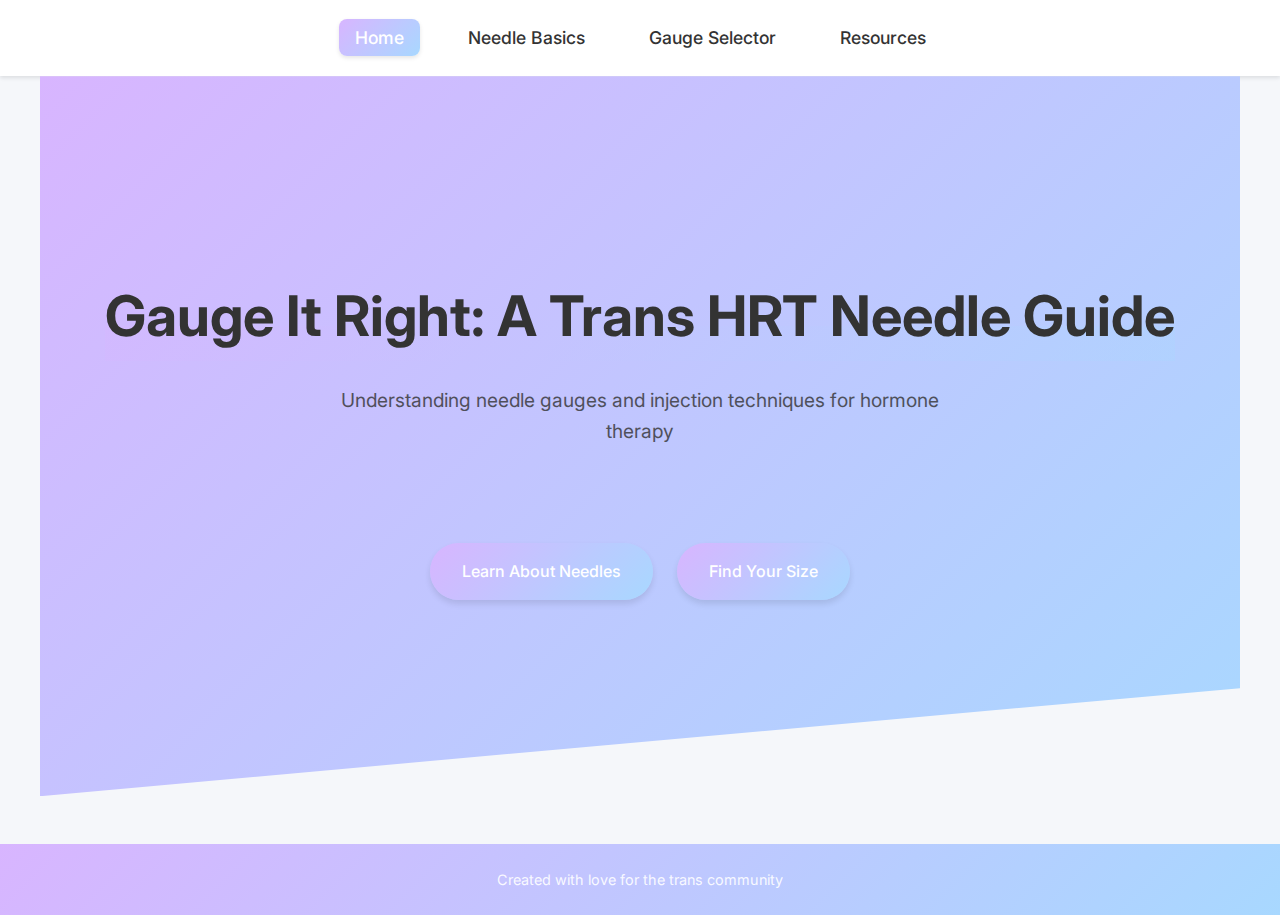
<file: index.html>
<!DOCTYPE html>
<html lang="en">
<head>
    <meta charset="UTF-8">
    <meta name="viewport" content="width=device-width, initial-scale=1.0">
    <title>Gauge It Right: A Trans HRT Needle Guide</title>
    <link rel="stylesheet" href="css/styles.css">
    <meta name="description" content="Educational resource for understanding needle gauges and injection techniques for HRT">
    <meta name="keywords" content="HRT, needle gauge, transgender healthcare, injection guide">
    <meta property="og:title" content="Gauge It Right: A Trans HRT Needle Guide">
    <meta property="og:description" content="Educational resource for understanding needle gauges and injection techniques for HRT">
    <meta property="og:type" content="website">
    <meta name="twitter:card" content="summary">
</head>
<body>
    <header>
        <nav>
            <button class="mobile-menu-toggle" aria-label="Toggle menu">
                <span></span>
                <span></span>
                <span></span>
            </button>
            <ul>
                <li><a href="index.html" class="active">Home</a></li>
                <li><a href="pages/needle-basics.html">Needle Basics</a></li>
                <li><a href="pages/gauge-selector.html">Gauge Selector</a></li>
                <li><a href="pages/resources.html">Resources</a></li>
            </ul>
        </nav>
    </header>

    <main>
        <section id="home">
            <h1>Gauge It Right: A Trans HRT Needle Guide</h1>
            <p>Understanding needle gauges and injection techniques for hormone therapy</p>
            <div class="cta-buttons">
                <a href="pages/needle-basics.html" class="btn">Learn About Needles</a>
                <a href="pages/gauge-selector.html" class="btn">Find Your Size</a>
            </div>
        </section>
    </main>

    <footer>
        <p>Created with love for the trans community</p>
    </footer>

    <script type="module" src="js/main.js"></script>
</body>
</html>
</file>
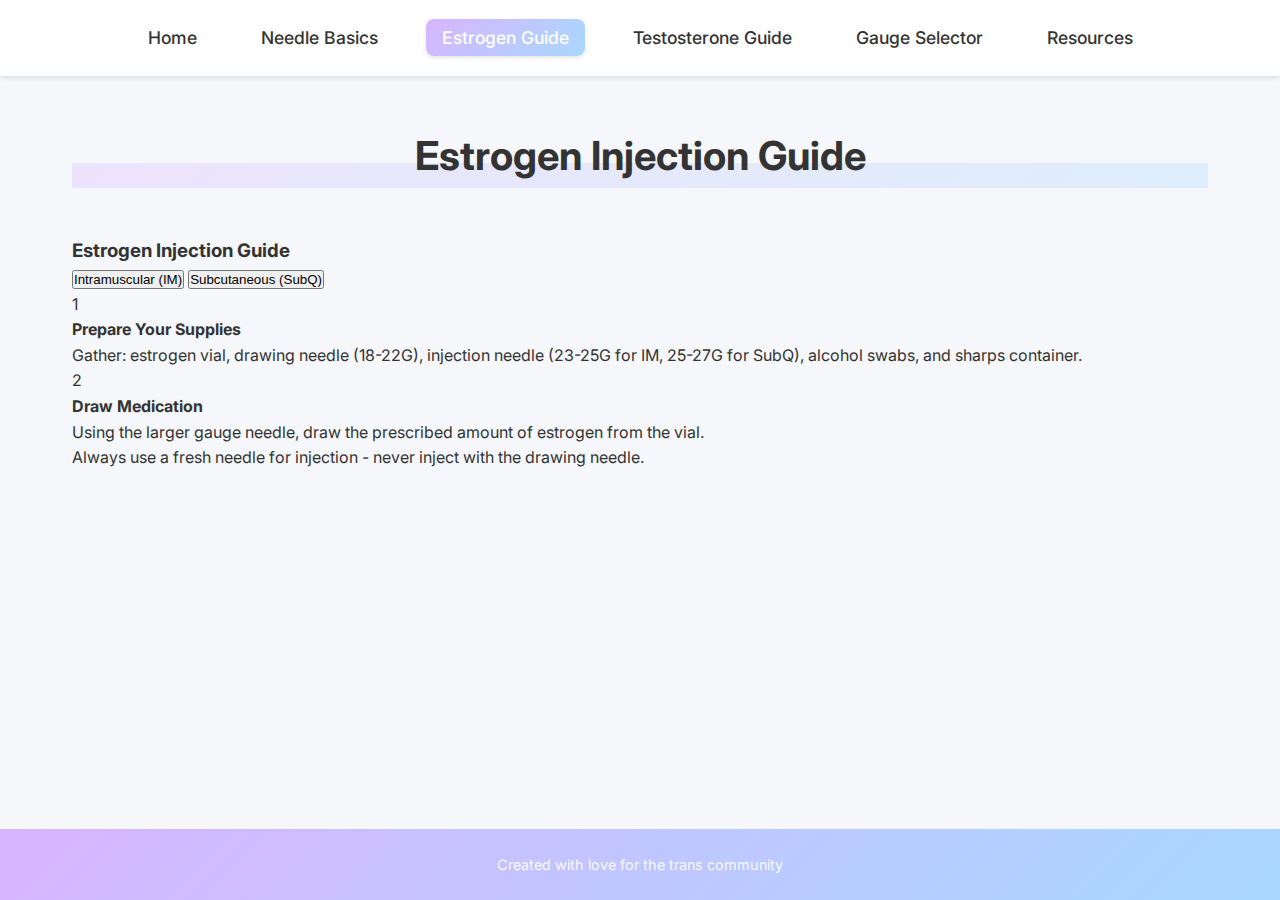
<file: pages/estrogen-guide.html>
<!DOCTYPE html>
<html lang="en">
<head>
    <meta charset="UTF-8">
    <meta name="viewport" content="width=device-width, initial-scale=1.0">
    <title>Estrogen Injection Guide - Gauge It Right</title>
    <link rel="stylesheet" href="../css/styles.css">
</head>
<body>
    <header>
        <nav>
            <ul>
                <li><a href="../index.html">Home</a></li>
                <li><a href="needle-basics.html">Needle Basics</a></li>
                <li><a href="estrogen-guide.html" class="active">Estrogen Guide</a></li>
                <li><a href="testosterone-guide.html">Testosterone Guide</a></li>
                <li><a href="gauge-selector.html">Gauge Selector</a></li>
                <li><a href="resources.html">Resources</a></li>
            </ul>
        </nav>
    </header>

    <main>
        <div class="content-container">
            <h1>Estrogen Injection Guide</h1>
            <div id="estrogen-guide"></div>
        </div>
    </main>

    <footer>
        <p>Created with love for the trans community</p>
    </footer>

    <script type="module" src="../js/pages/estrogen-guide.js"></script>
    <script type="module" src="../js/main.js"></script>
</body>
</html>
</file>
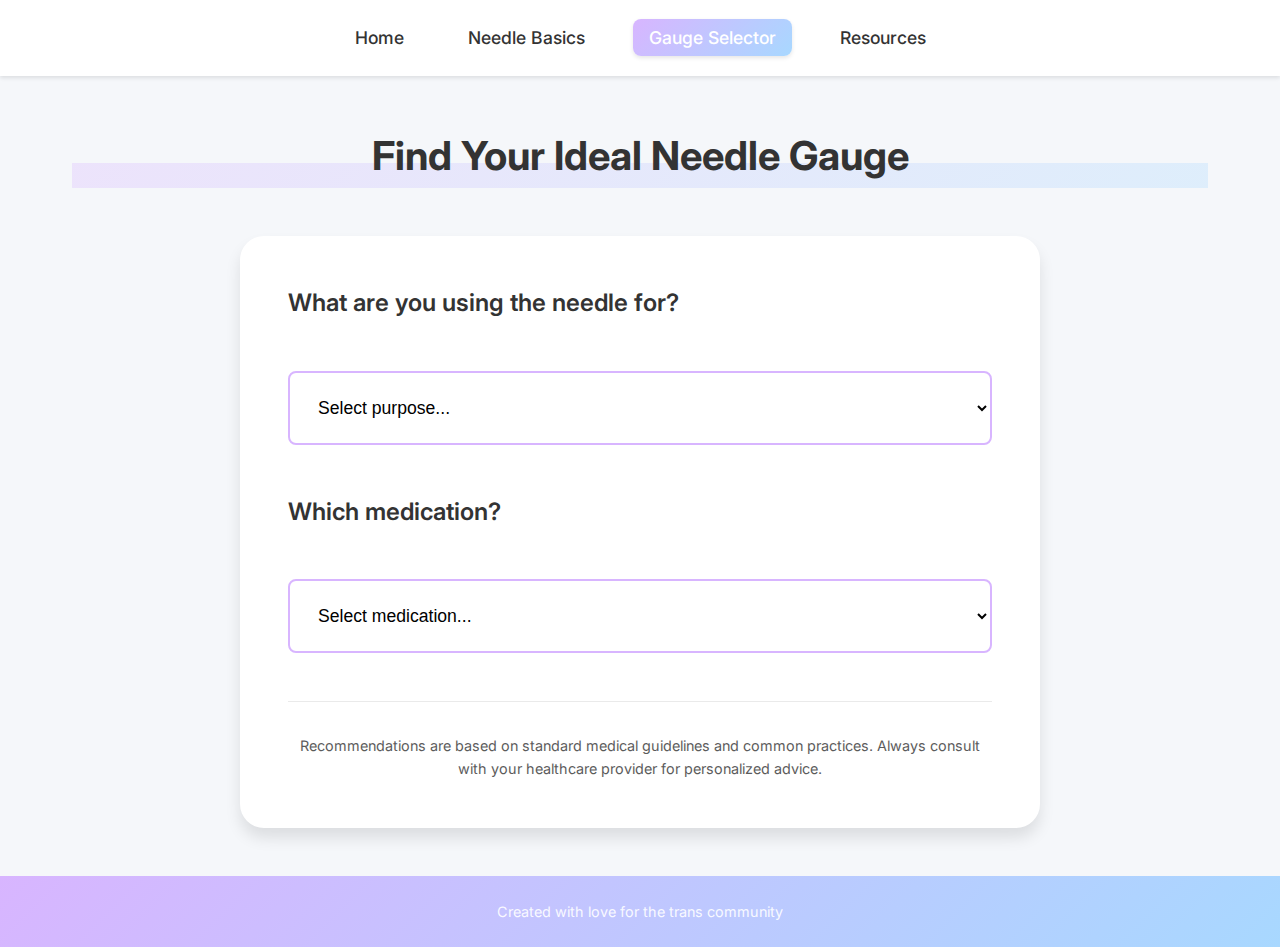
<file: pages/gauge-selector.html>
<!DOCTYPE html>
<html lang="en">
<head>
    <meta charset="UTF-8">
    <meta name="viewport" content="width=device-width, initial-scale=1.0">
    <title>Gauge Selector - Gauge It Right</title>
    <link rel="stylesheet" href="../css/styles.css">
</head>
<body>
    <header>
        <nav>
            <button class="mobile-menu-toggle" aria-label="Toggle menu">
                <span></span>
                <span></span>
                <span></span>
            </button>
            <ul>
                <li><a href="../index.html">Home</a></li>
                <li><a href="needle-basics.html">Needle Basics</a></li>
                <li><a href="gauge-selector.html" class="active">Gauge Selector</a></li>
                <li><a href="resources.html">Resources</a></li>
            </ul>
        </nav>
    </header>

    <main>
        <div class="content-container">
            <h1>Find Your Ideal Needle Gauge</h1>
            <div class="selector-container">
                <div class="selector-form">
                    <div class="form-group">
                        <h2>What are you using the needle for?</h2>
                        <select id="needleUse">
                            <option value="">Select purpose...</option>
                            <option value="drawing">Drawing medication</option>
                            <option value="injecting-im">Injecting (Intramuscular)</option>
                            <option value="injecting-subq">Injecting (Subcutaneous)</option>
                        </select>
                    </div>

                    <div class="form-group">
                        <h2>Which medication?</h2>
                        <select id="medicationType">
                            <option value="">Select medication...</option>
                            <option value="estrogen">Estrogen</option>
                            <option value="testosterone">Testosterone</option>
                        </select>
                    </div>
                </div>
                
                <div id="recommendation-result"></div>
                
                <div class="selector-info">
                    <p>Recommendations are based on standard medical guidelines and common practices. Always consult with your healthcare provider for personalized advice.</p>
                </div>
            </div>
        </div>
    </main>

    <footer>
        <p>Created with love for the trans community</p>
    </footer>

    <script type="module" src="../js/pages/gauge-selector.js"></script>
    <script type="module" src="../js/main.js"></script>
    
</body>
</html>
</file>
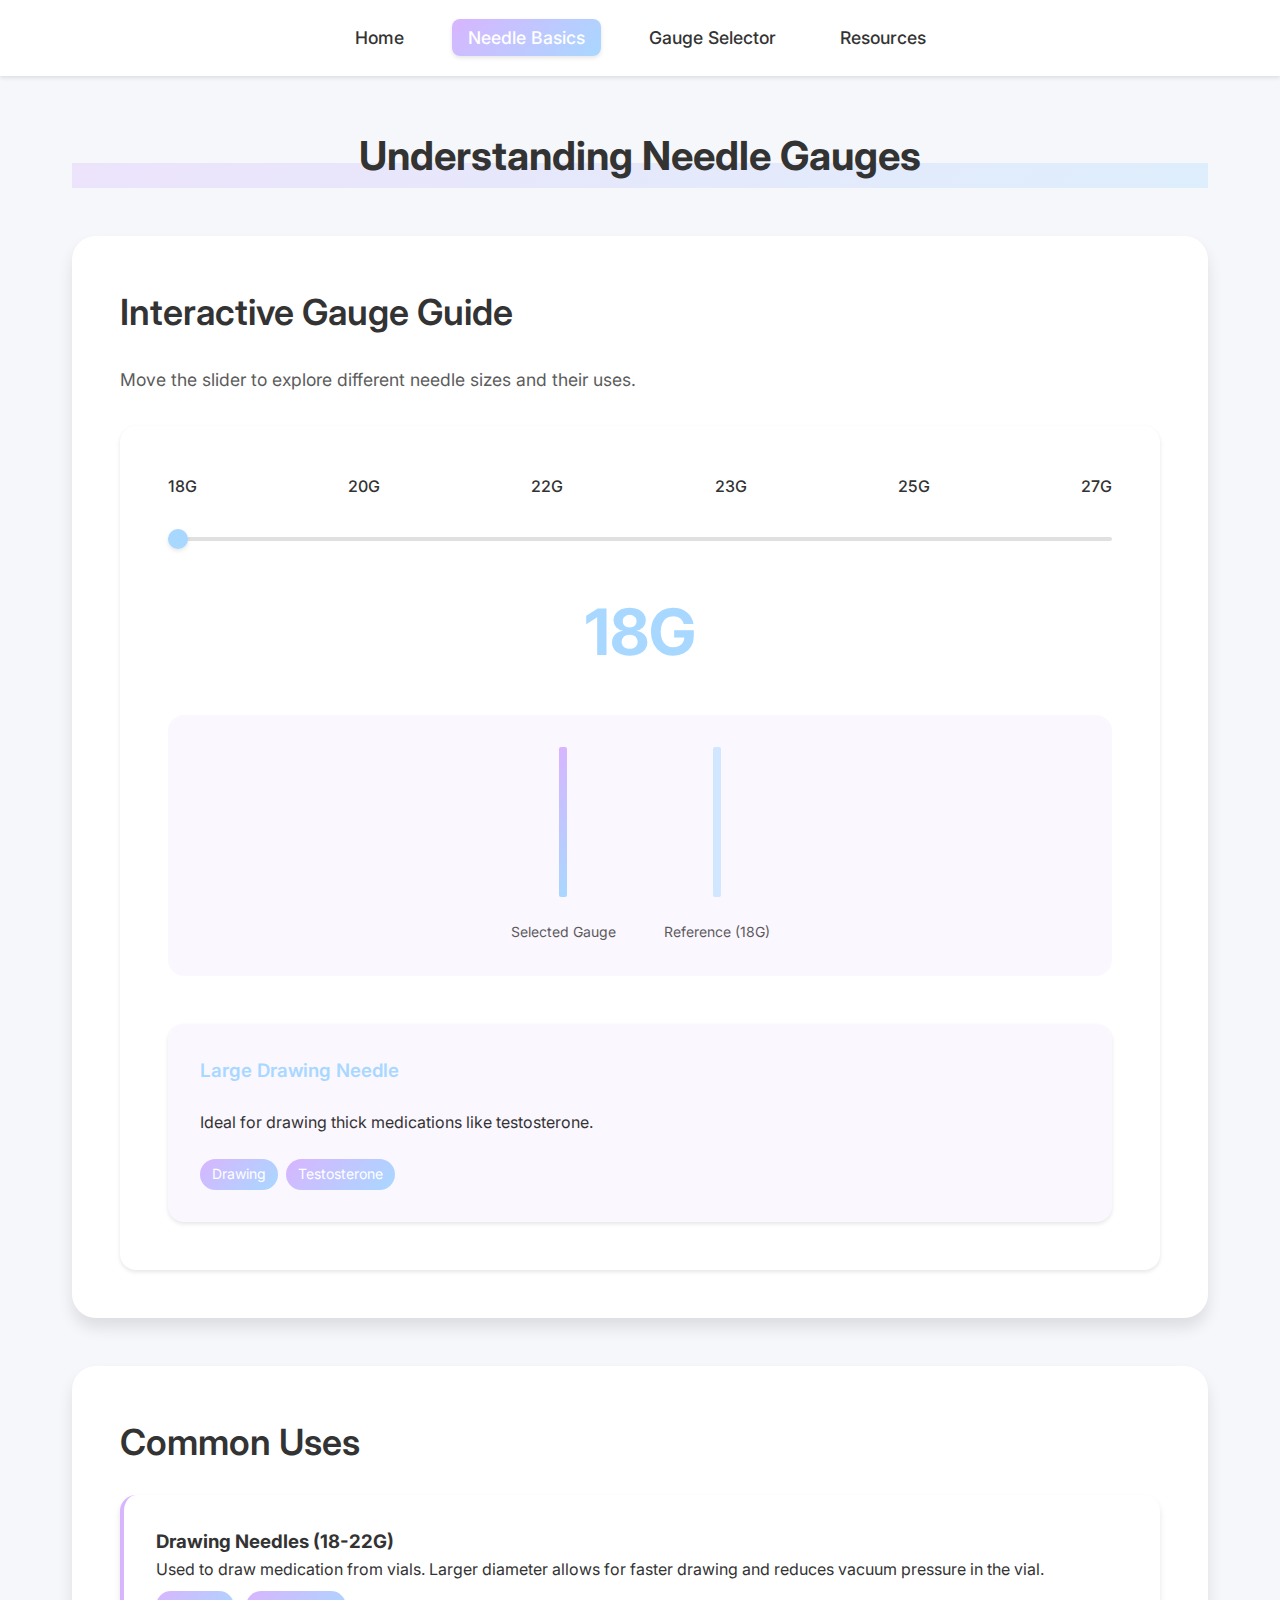
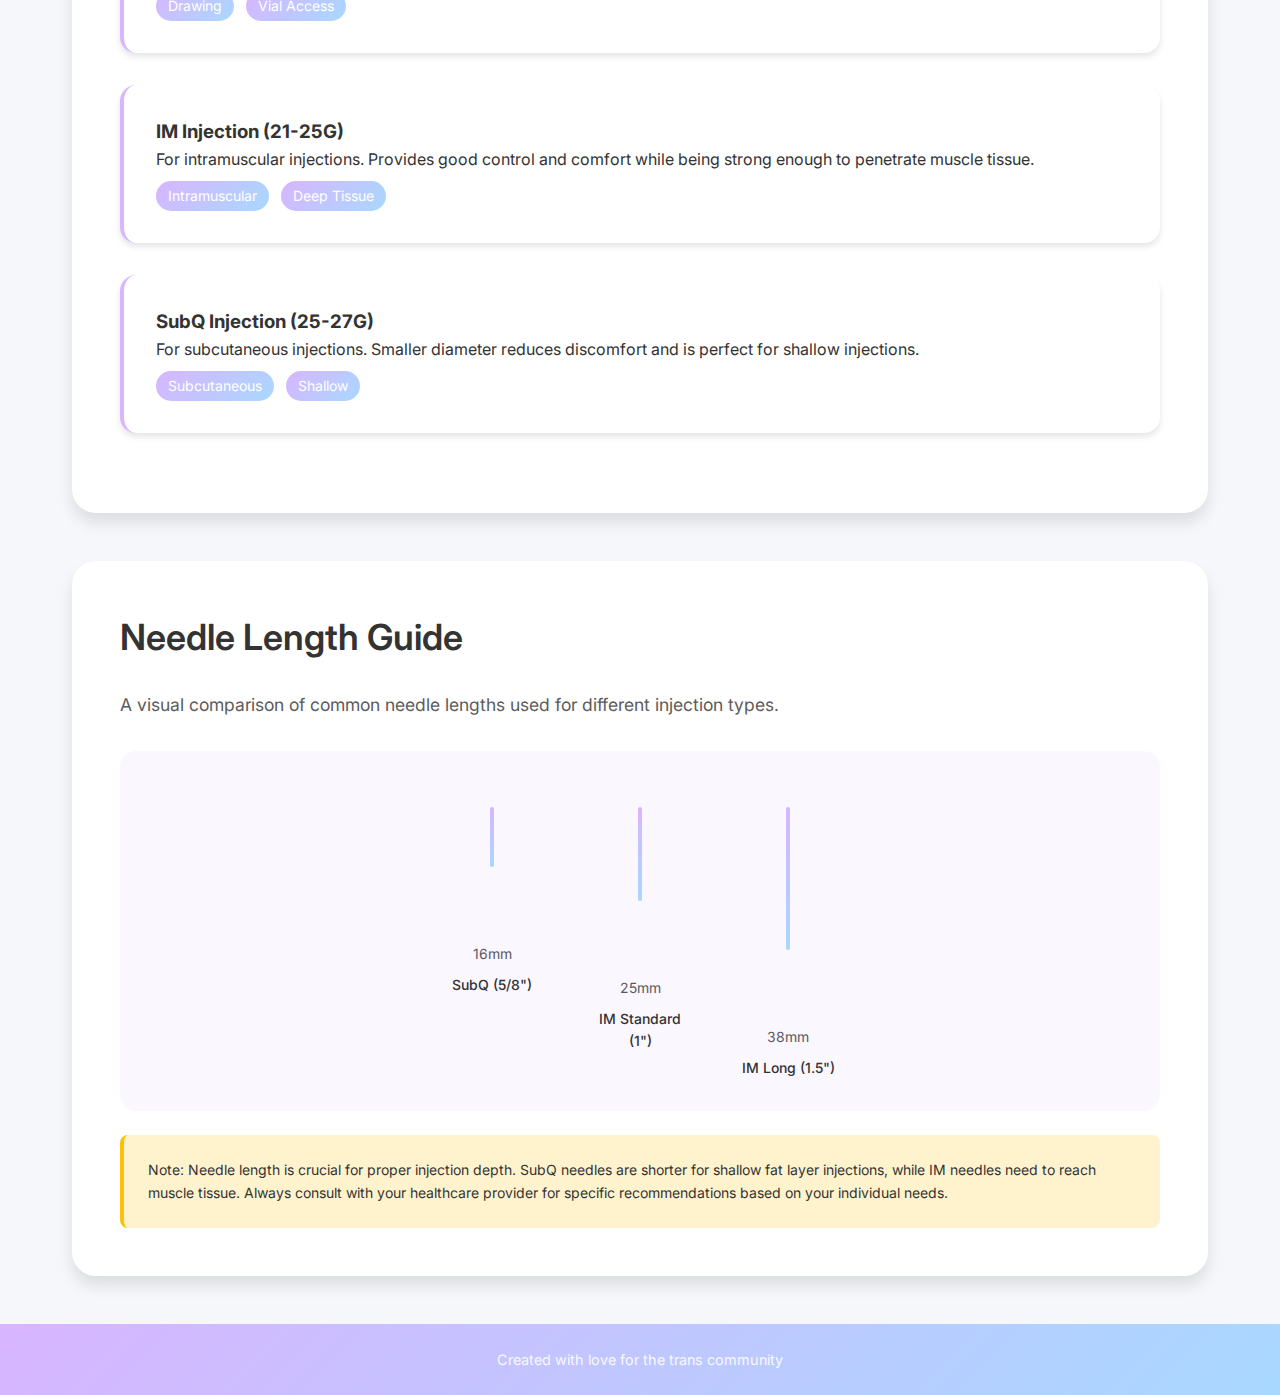
<file: pages/needle-basics.html>
<!DOCTYPE html>
<html lang="en">
<head>
    <meta charset="UTF-8">
    <meta name="viewport" content="width=device-width, initial-scale=1.0">
    <title>Needle Basics - Gauge It Right</title>
    <link rel="stylesheet" href="../css/styles.css">
</head>
<body>
    <header>
        <nav>
            <button class="mobile-menu-toggle" aria-label="Toggle menu">
                <span></span>
                <span></span>
                <span></span>
            </button>
            <ul>
                <li><a href="../index.html">Home</a></li>
                <li><a href="needle-basics.html" class="active">Needle Basics</a></li>
                <li><a href="gauge-selector.html">Gauge Selector</a></li>
                <li><a href="resources.html">Resources</a></li>
            </ul>
        </nav>
    </header>

    <main>
        <div class="content-container">
            <h1>Understanding Needle Gauges</h1>
            
            <div class="needle-basics-layout">
                <!-- Interactive Gauge Section -->
                <div class="gauge-slider-section">
                    <h2>Interactive Gauge Guide</h2>
                    <p class="section-intro">Move the slider to explore different needle sizes and their uses.</p>
                    
                    <div class="gauge-slider">
                        <div class="gauge-marks">
                            <span>18G</span>
                            <span>20G</span>
                            <span>22G</span>
                            <span>23G</span>
                            <span>25G</span>
                            <span>27G</span>
                        </div>
                        <input type="range" min="18" max="27" step="1" value="18" id="gaugeRange">
                        <div class="current-gauge">18G</div>
                        
                        <div class="gauge-visualization">
                            <div class="gauge-bars">
                                <div class="gauge-bar-group">
                                    <div class="bar-container">
                                        <div class="selected-gauge bar"></div>
                                        <span class="gauge-label">Selected Gauge</span>
                                    </div>
                                    <div class="bar-container">
                                        <div class="reference-gauge bar"></div>
                                        <span class="gauge-label">Reference (18G)</span>
                                    </div>
                                </div>
                            </div>
                        </div>
                        
                        <div class="gauge-info">
                            <!-- This will be populated by JavaScript -->
                        </div>
                    </div>
                </div>

                <!-- Information Section -->
                <div class="gauge-info-section">
                    <h2>Common Uses</h2>
                    <div class="gauge-cards">
                        <div class="gauge-card">
                            <h3>Drawing Needles (18-22G)</h3>
                            <p>Used to draw medication from vials. Larger diameter allows for faster drawing and reduces vacuum pressure in the vial.</p>
                            <div class="tags">
                                <span class="tag">Drawing</span>
                                <span class="tag">Vial Access</span>
                            </div>
                        </div>
                        <div class="gauge-card">
                            <h3>IM Injection (21-25G)</h3>
                            <p>For intramuscular injections. Provides good control and comfort while being strong enough to penetrate muscle tissue.</p>
                            <div class="tags">
                                <span class="tag">Intramuscular</span>
                                <span class="tag">Deep Tissue</span>
                            </div>
                        </div>
                        <div class="gauge-card">
                            <h3>SubQ Injection (25-27G)</h3>
                            <p>For subcutaneous injections. Smaller diameter reduces discomfort and is perfect for shallow injections.</p>
                            <div class="tags">
                                <span class="tag">Subcutaneous</span>
                                <span class="tag">Shallow</span>
                            </div>
                        </div>
                    </div>
                </div>
            </div>

            <!-- Length Comparison Section -->
            <div class="needle-length-section">
                <h2>Needle Length Guide</h2>
                <p class="section-intro">A visual comparison of common needle lengths used for different injection types.</p>
                
                <div class="length-visualization">
                    <div class="length-comparison">
                        <div class="needle-column">
                            <div class="needle-container">
                                <div class="needle subq"></div>
                            </div>
                            <span class="measurement">16mm</span>
                            <span class="label">SubQ (5/8")</span>
                        </div>
                        <div class="needle-column">
                            <div class="needle-container">
                                <div class="needle im"></div>
                            </div>
                            <span class="measurement">25mm</span>
                            <span class="label">IM Standard (1")</span>
                        </div>
                        <div class="needle-column">
                            <div class="needle-container">
                                <div class="needle im-long"></div>
                            </div>
                            <span class="measurement">38mm</span>
                            <span class="label">IM Long (1.5")</span>
                        </div>
                    </div>
                </div>
                
                <div class="medical-disclaimer">
                    <p>Note: Needle length is crucial for proper injection depth. SubQ needles are shorter for shallow fat layer injections, while IM needles need to reach muscle tissue. Always consult with your healthcare provider for specific recommendations based on your individual needs.</p>
                </div>
            </div>
        </div>
    </main>

    <footer>
        <p>Created with love for the trans community</p>
    </footer>

    <script type="module" src="../js/pages/needle-basics.js"></script>
</body>
</html>
</file>
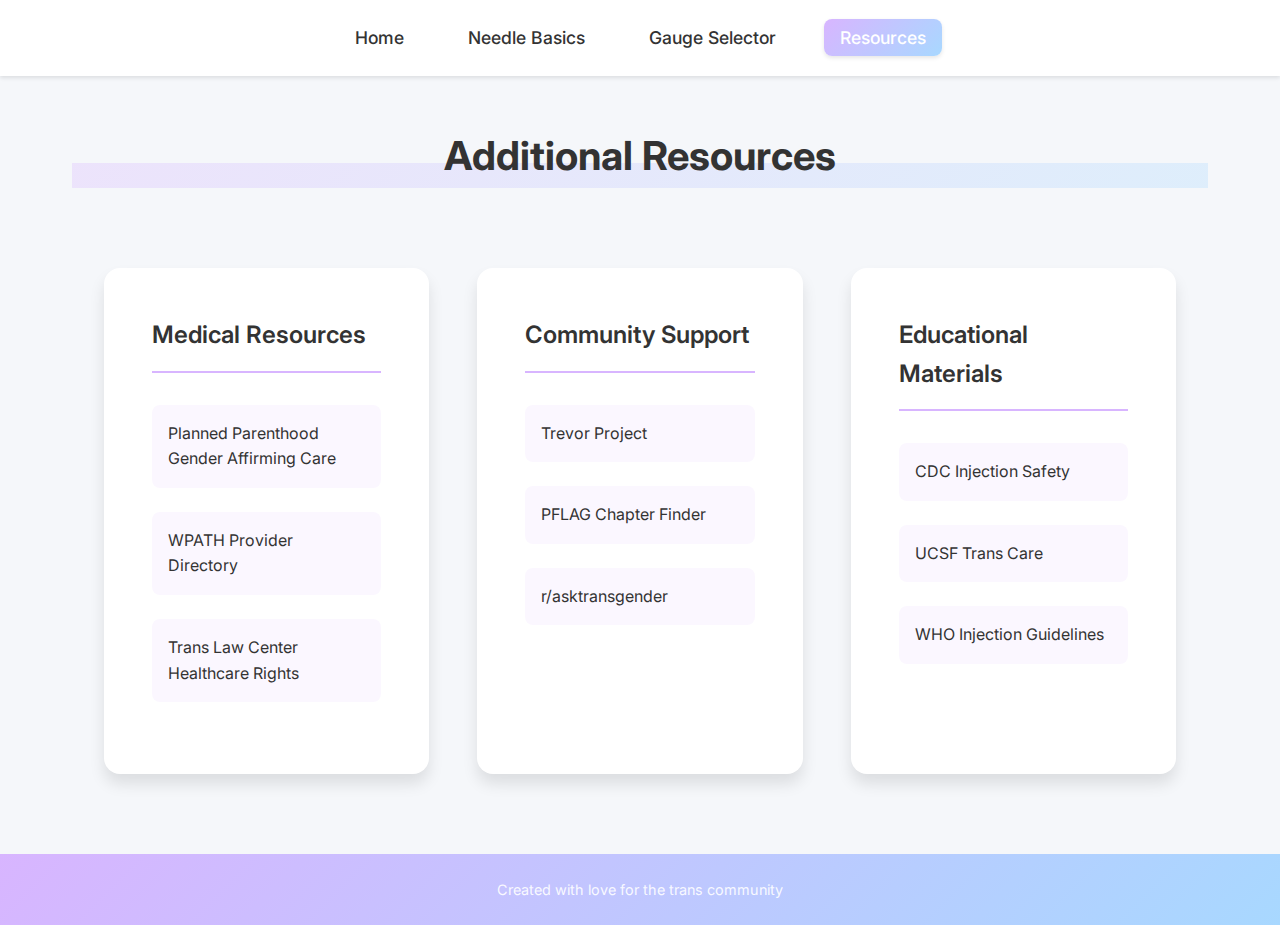
<file: pages/resources.html>
<!DOCTYPE html>
<html lang="en">
<head>
    <meta charset="UTF-8">
    <meta name="viewport" content="width=device-width, initial-scale=1.0">
    <title>Resources - Gauge It Right</title>
    <link rel="stylesheet" href="../css/styles.css">
</head>
<body>
    <header>
        <nav>
            <button class="mobile-menu-toggle" aria-label="Toggle menu">
                <span></span>
                <span></span>
                <span></span>
            </button>
            <ul>
                <li><a href="../index.html">Home</a></li>
                <li><a href="needle-basics.html">Needle Basics</a></li>
                <li><a href="gauge-selector.html">Gauge Selector</a></li>
                <li><a href="resources.html" class="active">Resources</a></li>
            </ul>
        </nav>
    </header>

    <main>
        <div class="content-container">
            <h1>Additional Resources</h1>
            <div class="resources-grid">
                <div class="resource-card">
                    <h2>Medical Resources</h2>
                    <ul>
                        <li>
                            <a href="https://www.plannedparenthood.org/learn/gender-affirming-care">
                                Planned Parenthood Gender Affirming Care
                            </a>
                        </li>
                        <li>
                            <a href="https://www.wpath.org/provider/search">
                                WPATH Provider Directory
                            </a>
                        </li>
                        <li>
                            <a href="https://www.transgenderlawcenter.org/resources/health">
                                Trans Law Center Healthcare Rights
                            </a>
                        </li>
                    </ul>
                </div>
                <div class="resource-card">
                    <h2>Community Support</h2>
                    <ul>
                        <li>
                            <a href="https://www.thetrevorproject.org/">Trevor Project</a>
                        </li>
                        <li>
                            <a href="https://pflag.org/find-a-chapter">PFLAG Chapter Finder</a>
                        </li>
                        <li>
                            <a href="https://www.reddit.com/r/asktransgender/">r/asktransgender</a>
                        </li>
                    </ul>
                </div>
                <div class="resource-card">
                    <h2>Educational Materials</h2>
                    <ul>
                        <li>
                            <a href="https://www.cdc.gov/injection-safety/">CDC Injection Safety</a>
                        </li>
                        <li>
                            <a href="https://transcare.ucsf.edu/">UCSF Trans Care</a>
                        </li>
                        <li>
                            <a href="https://www.who.int/infection-prevention/tools/injections/">WHO Injection Guidelines</a>
                        </li>
                    </ul>
                </div>
            </div>
        </div>
    </main>

    <footer>
        <p>Created with love for the trans community</p>
    </footer>

    <script type="module" src="../js/pages/resources.js"></script>
    <script type="module" src="../js/main.js"></script>
</body>
</html>
</file>
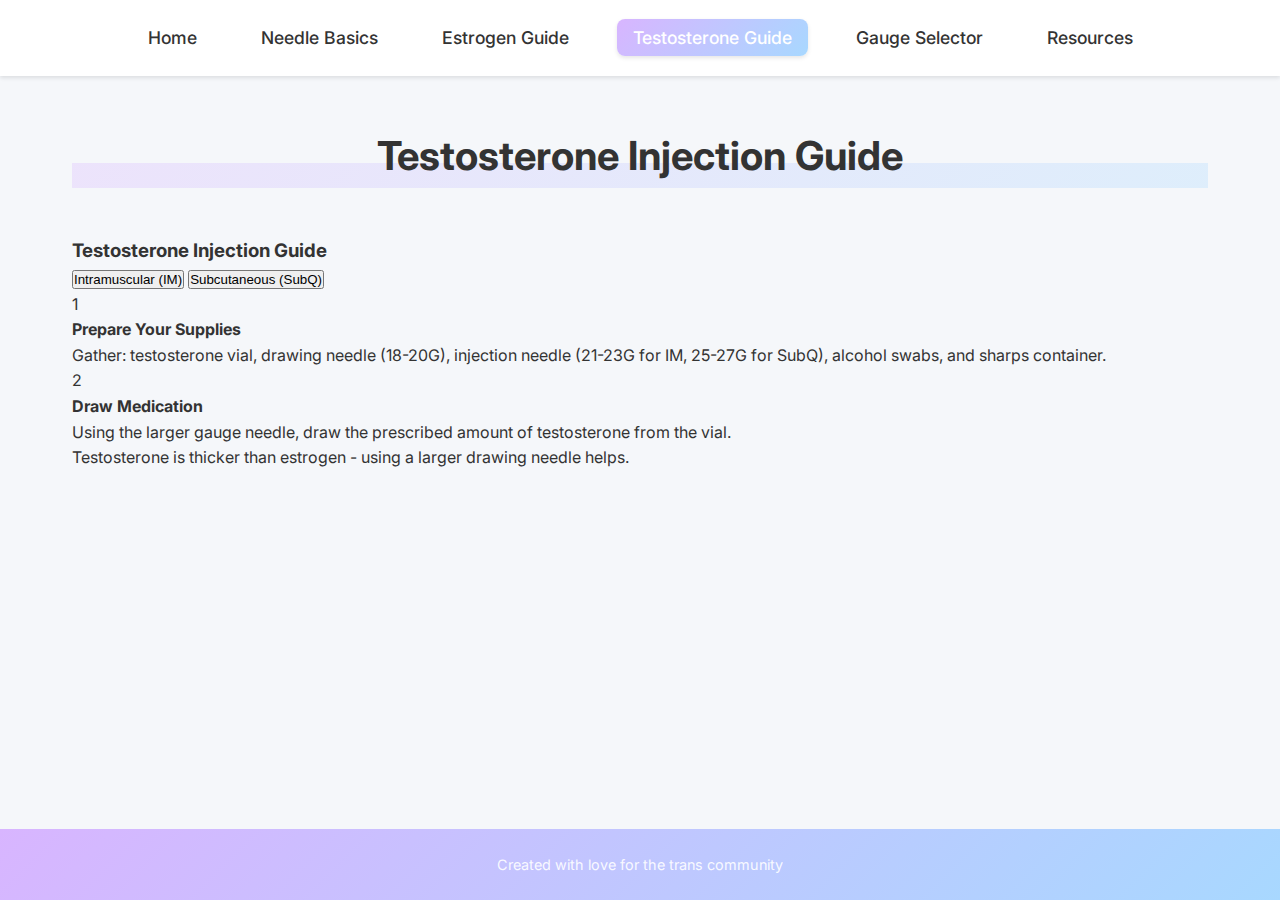
<file: pages/testosterone-guide.html>
<!DOCTYPE html>
<html lang="en">
<head>
    <meta charset="UTF-8">
    <meta name="viewport" content="width=device-width, initial-scale=1.0">
    <title>Testosterone Injection Guide - Gauge It Right</title>
    <link rel="stylesheet" href="../css/styles.css">
</head>
<body>
    <header>
        <nav>
            <ul>
                <li><a href="../index.html">Home</a></li>
                <li><a href="needle-basics.html">Needle Basics</a></li>
                <li><a href="estrogen-guide.html">Estrogen Guide</a></li>
                <li><a href="testosterone-guide.html" class="active">Testosterone Guide</a></li>
                <li><a href="gauge-selector.html">Gauge Selector</a></li>
                <li><a href="resources.html">Resources</a></li>
            </ul>
        </nav>
    </header>

    <main>
        <div class="content-container">
            <h1>Testosterone Injection Guide</h1>
            <div id="testosterone-guide"></div>
        </div>
    </main>

    <footer>
        <p>Created with love for the trans community</p>
    </footer>

    <script type="module" src="../js/pages/testosterone-guide.js"></script>
    <script type="module" src="../js/main.js"></script>
</body>
</html>
</file>
<file: css/styles.css>
/* Import Google Fonts */
@import url('https://fonts.googleapis.com/css2?family=Inter:wght@400;500;600;700&display=swap');

/* Import component styles */
@import 'components/navigation.css';
@import 'components/gauge-slider.css';
@import 'components/gauge-selector.css';
@import 'components/resources.css';
@import 'components/needle-basics.css';
@import 'components/home.css';
@import 'components/responsive.css';

:root {
    --primary-blue: #A8D8FF;
    --primary-purple: #D8B5FF;
    --primary-green: #B5FFD8;
    --text-color: #333333;
    --background-color: #FFFFFF;
    --gradient-bg: linear-gradient(135deg, var(--primary-purple) 0%, var(--primary-blue) 100%);
    --shadow-sm: 0 2px 4px rgba(0, 0, 0, 0.1);
    --shadow-md: 0 4px 6px rgba(0, 0, 0, 0.1);
    --shadow-lg: 0 10px 15px rgba(0, 0, 0, 0.1);
    --spacing-xs: 0.5rem;
    --spacing-sm: 1rem;
    --spacing-md: 1.5rem;
    --spacing-lg: 2rem;
    --spacing-xl: 3rem;
}

/* Global styles */
* {
    margin: 0;
    padding: 0;
    box-sizing: border-box;
}

body {
    font-family: 'Inter', sans-serif;
    line-height: 1.6;
    color: var(--text-color);
    background-color: #f5f7fa;
    min-height: 100vh;
    display: flex;
    flex-direction: column;
}

main {
    flex: 1;
}

h1 {
    text-align: center;
    margin-bottom: var(--spacing-xl);
    font-size: 2.5rem;
    font-weight: 700;
    color: var(--text-color);
    position: relative;
    z-index: 1;
}

h1::before {
    content: '';
    position: absolute;
    width: 100%;
    height: 40%;
    bottom: 0;
    left: 0;
    background: var(--gradient-bg);
    z-index: -1;
    opacity: 0.3;
}

h2 {
    font-size: 2.25rem;
    font-weight: 600;
    margin-bottom: var(--spacing-md);
}

/* Layout styles */
section {
    padding: var(--spacing-xl);
    min-height: 100vh;
    display: flex;
    flex-direction: column;
    justify-content: center;
    max-width: 1200px;
    margin: 0 auto;
}

#home {
    text-align: center;
    background: var(--gradient-bg);
    color: white;
    clip-path: polygon(0 0, 100% 0, 100% 85%, 0 100%);
    margin-bottom: var(--spacing-xl);
}

/* Add to existing styles */
.content-container {
    max-width: 1200px;
    margin: 0 auto;
    padding: var(--spacing-xl) var(--spacing-lg);
}

.info-section {
    margin: var(--spacing-xl) 0;
    padding: var(--spacing-lg);
    background: white;
    border-radius: 1.5rem;
    box-shadow: var(--shadow-lg);
}

.cta-buttons {
    display: flex;
    gap: var(--spacing-md);
    justify-content: center;
    margin-top: var(--spacing-xl);
}

.btn {
    display: inline-block;
    padding: var(--spacing-sm) var(--spacing-lg);
    background: var(--gradient-bg);
    color: white;
    text-decoration: none;
    border-radius: 2rem;
    font-weight: 500;
    transition: all 0.3s ease;
    box-shadow: var(--shadow-md);
}

.btn:hover {
    transform: translateY(-2px);
    box-shadow: var(--shadow-lg);
}

footer {
    background: var(--gradient-bg);
    color: white;
    text-align: center;
    padding: var(--spacing-md);
    margin-top: auto;
}

footer p {
    font-size: 0.9rem;
    opacity: 0.9;
}
</file>
